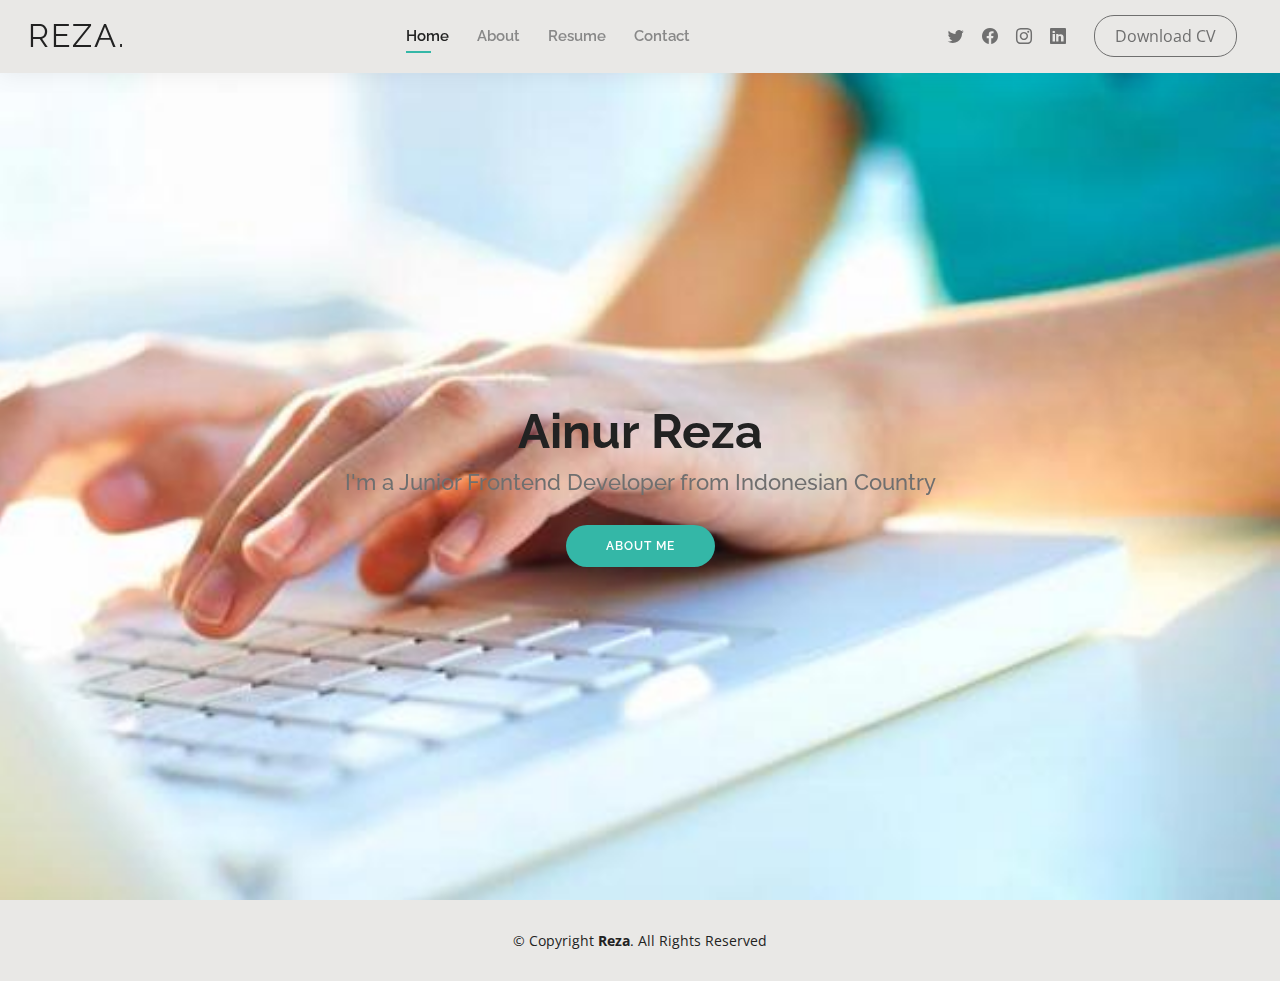
<file: index.html>
<!DOCTYPE html>
<html lang="en">

<head>
  <meta charset="utf-8">
  <meta content="width=device-width, initial-scale=1.0" name="viewport">

  <title>Index - Reza Bootstrap</title>
  <meta content="" name="description">
  <meta content="" name="keywords">

  <!-- Favicons -->
  <link href="assets/img/favicon.png" rel="icon">
  <link href="assets/img/apple-touch-icon.png" rel="apple-touch-icon">

  <!-- Google Fonts -->
  <link
    href="https://fonts.googleapis.com/css?family=Open+Sans:300,300i,400,400i,600,600i,700,700i|Raleway:300,300i,400,400i,500,500i,600,600i,700,700i|Poppins:300,300i,400,400i,500,500i,600,600i,700,700i"
    rel="stylesheet">

  <!-- Vendor CSS Files -->
  <link href="assets/vendor/aos/aos.css" rel="stylesheet">
  <link href="assets/vendor/bootstrap/css/bootstrap.min.css" rel="stylesheet">
  <link href="assets/vendor/bootstrap-icons/bootstrap-icons.css" rel="stylesheet">
  <link href="assets/vendor/boxicons/css/boxicons.min.css" rel="stylesheet">
  <link href="assets/vendor/glightbox/css/glightbox.min.css" rel="stylesheet">
  <link href="assets/vendor/swiper/swiper-bundle.min.css" rel="stylesheet">

  <!-- Main CSS File -->
  <link href="assets/css/style.css" rel="stylesheet">
</head>

<body>

  <!-- ======= Header ======= -->
  <header id="header" class="fixed-top">
    <div class="container-fluid d-flex justify-content-between align-items-center">

      <h1 class="logo me-auto me-lg-0 mx-3"><a href="index.html">Reza.</a></h1>
      <!-- Uncomment below if you prefer to use an image logo -->
      <!-- <a href="index.html" class="logo"><img src="assets/img/logo.png" alt="" class="img-fluid"></a>-->

      <nav id="navbar" class="navbar order-last order-lg-0">
        <ul>
          <li><a class="active" href="index.html">Home</a></li>
          <li><a href="about.html">About</a></li>
          <li><a href="resume.html">Resume</a></li>
          <li><a href="contact.html">Contact</a></li>
        </ul>
        <i class="bi bi-list mobile-nav-toggle"></i>
      </nav><!-- .navbar -->

      <div class="header-social-links">
        <a href="https://x.com/AinurReza646169?t=ycwSSCC3j4ZLVBHTN6PVKg&s=08" class="twitter" target="_blank"><i
            class="bi bi-twitter"></i></a>
        <a href="https://www.facebook.com/ainur.reza.92?mibextid=ZbWKwL" class="facebook mx-2" target="_blank"><i
            class="bi bi-facebook"></i></a>
        <a href="https://www.instagram.com/zaaa_ye?igsh=MWcxeWdpbW5razljaQ==" class="instagram" target="_blank"><i
            class="bi bi-instagram"></i></a>
        <a href="https://www.linkedin.com/in/ainur-reza-7a212627b?utm_source=share&utm_campaign=share_via&utm_content=profile&utm_medium=android_app"
          class="linkedin mx-2" target="_blank"><i class="bi bi-linkedin"></i></i></a>
        <a href="https://drive.google.com/file/d/14JNbAB0dNmCgNrG87VL79bSrly8n_PkM/view?usp=drive_link"
          class="mx-3" style="border: 1px solid; padding: 20px; border-radius: 20px;" target="_blank">Download CV</a>
      </div>

    </div>

  </header><!-- End Header -->

  <!-- ======= Hero Section ======= -->
  <section id="hero" class="d-flex align-items-center">
    <div class="container d-flex flex-column align-items-center" data-aos="zoom-in" data-aos-delay="100">
      <h1>Ainur Reza</h1>
      <h2>I'm a Junior Frontend Developer from Indonesian Country</h2>
      <a href="about.html" class="btn-about">About Me</a>
    </div>
  </section><!-- End Hero -->

  <!-- ======= Footer ======= -->
  <footer id="footer">
    <div class="container">
      <div class="copyright">
        &copy; Copyright <strong><span>Reza</span></strong>. All Rights Reserved
      </div>
    </div>
  </footer><!-- End  Footer -->

  <div id="preloader"></div>
  <a href="#" class="back-to-top d-flex align-items-center justify-content-center"><i
      class="bi bi-arrow-up-short"></i></a>

  <!-- Vendor JS Files -->
  <script src="assets/vendor/purecounter/purecounter_vanilla.js"></script>
  <script src="assets/vendor/aos/aos.js"></script>
  <script src="assets/vendor/bootstrap/js/bootstrap.bundle.min.js"></script>
  <script src="assets/vendor/glightbox/js/glightbox.min.js"></script>
  <script src="assets/vendor/isotope-layout/isotope.pkgd.min.js"></script>
  <script src="assets/vendor/swiper/swiper-bundle.min.js"></script>
  <script src="assets/vendor/waypoints/noframework.waypoints.js"></script>
  <script src="assets/vendor/php-email-form/validate.js"></script>

  <!-- Template Main JS File -->
  <script src="assets/js/main.js"></script>

</body>

</html>
</file>
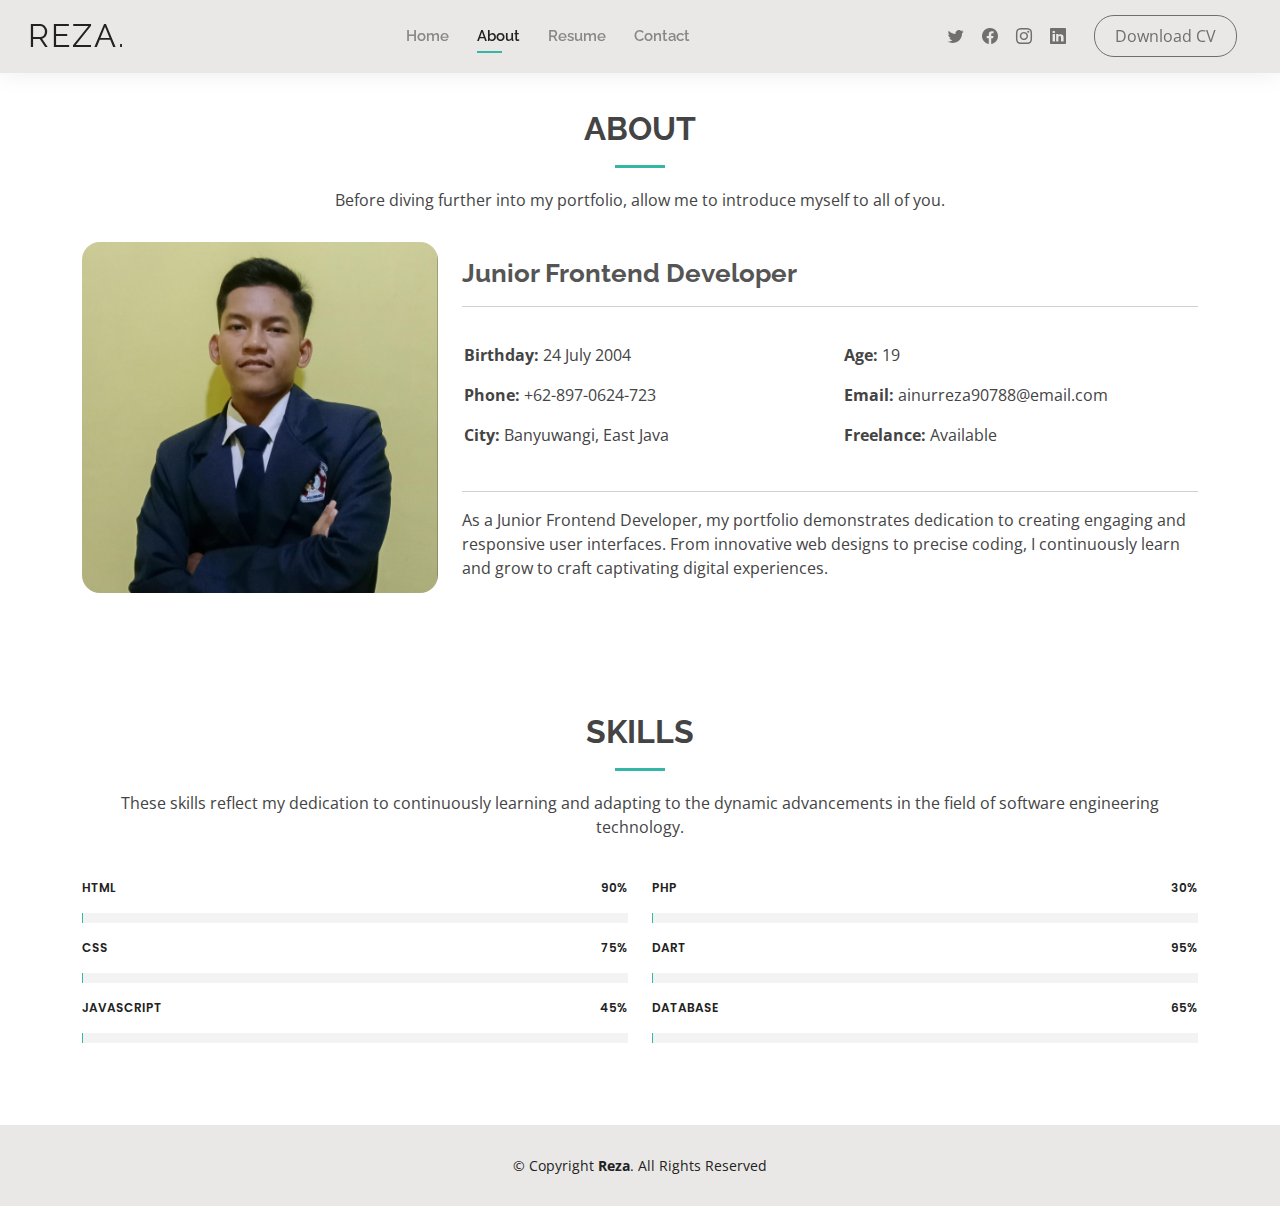
<file: about.html>
<!DOCTYPE html>
<html lang="en">

<head>
  <meta charset="utf-8">
  <meta content="width=device-width, initial-scale=1.0" name="viewport">

  <title>About - Reza Bootstrap</title>
  <meta content="" name="description">
  <meta content="" name="keywords">

  <!-- Favicons -->
  <link href="assets/img/favicon.png" rel="icon">
  <link href="assets/img/apple-touch-icon.png" rel="apple-touch-icon">

  <!-- Google Fonts -->
  <link
    href="https://fonts.googleapis.com/css?family=Open+Sans:300,300i,400,400i,600,600i,700,700i|Raleway:300,300i,400,400i,500,500i,600,600i,700,700i|Poppins:300,300i,400,400i,500,500i,600,600i,700,700i"
    rel="stylesheet">

  <!-- Vendor CSS Files -->
  <link href="assets/vendor/aos/aos.css" rel="stylesheet">
  <link href="assets/vendor/bootstrap/css/bootstrap.min.css" rel="stylesheet">
  <link href="assets/vendor/bootstrap-icons/bootstrap-icons.css" rel="stylesheet">
  <link href="assets/vendor/boxicons/css/boxicons.min.css" rel="stylesheet">
  <link href="assets/vendor/glightbox/css/glightbox.min.css" rel="stylesheet">
  <link href="assets/vendor/swiper/swiper-bundle.min.css" rel="stylesheet">

  <!-- Main CSS File -->
  <link href="assets/css/style.css" rel="stylesheet">
</head>

<body>

  <!-- ======= Header ======= -->
  <header id="header" class="fixed-top">
    <div class="container-fluid d-flex justify-content-between align-items-center">

      <h1 class="logo me-auto me-lg-0 mx-3"><a href="index.html">Reza.</a></h1>
      <!-- Uncomment below if you prefer to use an image logo -->
      <!-- <a href="index.html" class="logo"><img src="assets/img/logo.png" alt="" class="img-fluid"></a>-->

      <nav id="navbar" class="navbar order-last order-lg-0">
        <ul>
          <li><a href="index.html">Home</a></li>
          <li><a class="active" href="about.html">About</a></li>
          <li><a href="resume.html">Resume</a></li>
          <li><a href="contact.html">Contact</a></li>
        </ul>
        <i class="bi bi-list mobile-nav-toggle"></i>
      </nav><!-- .navbar -->

      <div class="header-social-links">
        <a href="https://x.com/AinurReza646169?t=ycwSSCC3j4ZLVBHTN6PVKg&s=08" class="twitter" target="_blank"><i
            class="bi bi-twitter"></i></a>
        <a href="https://www.facebook.com/ainur.reza.92?mibextid=ZbWKwL" class="facebook mx-2" target="_blank"><i
            class="bi bi-facebook"></i></a>
        <a href="https://www.instagram.com/zaaa_ye?igsh=MWcxeWdpbW5razljaQ==" class="instagram" target="_blank"><i
            class="bi bi-instagram"></i></a>
        <a href="https://www.linkedin.com/in/ainur-reza-7a212627b?utm_source=share&utm_campaign=share_via&utm_content=profile&utm_medium=android_app"
          class="linkedin mx-2" target="_blank"><i class="bi bi-linkedin"></i></i></a>
        <a href="https://drive.google.com/file/d/14JNbAB0dNmCgNrG87VL79bSrly8n_PkM/view?usp=drive_link"
          class="mx-3" style="border: 1px solid; padding: 20px; border-radius: 20px;" target="_blank">Download CV</a>
      </div>

    </div>

  </header><!-- End Header -->

  <main id="main">

    <!-- ======= About Section ======= -->
    <section id="about" class="about">
      <div class="container" data-aos="fade-up">

        <div class="section-title">
          <h2>About</h2>
          <p class="mt-3">Before diving further into my portfolio, allow me to introduce myself to all of you.</p>
        </div>

        <div class="row">
          <div class="col-lg-4">
            <img src="assets/img/about.jpg" class="img-fluid" style="border-radius: 18px;" alt="">
          </div>
          <div class="col-lg-8 pt-4 pt-lg-0 content">
            <h3 class="mt-3">Junior Frontend Developer</h3>
            <hr>
            <div class="row">
              <div class="col-lg-6 mt-3">
                <ul>
                  <li><i class="bi bi-rounded-right"></i> <strong>Birthday:</strong> 24 July 2004</li>
                  <li><i class="bi bi-rounded-right"></i> <strong>Phone:</strong> +62-897-0624-723</li>
                  <li><i class="bi bi-rounded-right"></i> <strong>City:</strong> Banyuwangi, East Java</li>
                </ul>
              </div>
              <div class="col-lg-6 mt-3">
                <ul>
                  <li><i class="bi bi-rounded-right"></i> <strong>Age:</strong> 19</li>
                  <li><i class="bi bi-rounded-right"></i> <strong>Email:</strong> ainurreza90788@email.com</li>
                  <li><i class="bi bi-rounded-right"></i> <strong>Freelance:</strong> Available</li>
                </ul>
              </div>
            </div>
            <hr>
            <p>
              As a Junior Frontend Developer, my portfolio demonstrates dedication to creating engaging and responsive
              user interfaces. From innovative web designs to precise coding, I continuously learn and grow to craft
              captivating digital experiences.</p>
          </div>
        </div>

      </div>
    </section><!-- End About Section -->

    <!-- ======= Skills Section ======= -->
    <section id="skills" class="skills">
      <div class="container mb-3" data-aos="fade-up">

        <div class="section-title">
          <h2>Skills</h2>
          <p class="mt-3">These skills reflect my dedication to continuously learning and adapting to the dynamic
            advancements in the
            field of software engineering technology.</p>
        </div>

        <div class="row skills-content">

          <div class="col-lg-6">

            <div class="progress">
              <span class="skill">HTML <i class="val">90%</i></span>
              <div class="progress-bar-wrap">
                <div class="progress-bar" role="progressbar" aria-valuenow="90" aria-valuemin="0" aria-valuemax="100">
                </div>
              </div>
            </div>

            <div class="progress">
              <span class="skill">CSS <i class="val">75%</i></span>
              <div class="progress-bar-wrap">
                <div class="progress-bar" role="progressbar" aria-valuenow="75" aria-valuemin="0" aria-valuemax="100">
                </div>
              </div>
            </div>

            <div class="progress">
              <span class="skill">JavaScript <i class="val">45%</i></span>
              <div class="progress-bar-wrap">
                <div class="progress-bar" role="progressbar" aria-valuenow="45" aria-valuemin="0" aria-valuemax="100">
                </div>
              </div>
            </div>

          </div>

          <div class="col-lg-6">

            <div class="progress">
              <span class="skill">PHP <i class="val">30%</i></span>
              <div class="progress-bar-wrap">
                <div class="progress-bar" role="progressbar" aria-valuenow="30" aria-valuemin="0" aria-valuemax="100">
                </div>
              </div>
            </div>

            <div class="progress">
              <span class="skill">Dart <i class="val">95%</i></span>
              <div class="progress-bar-wrap">
                <div class="progress-bar" role="progressbar" aria-valuenow="95" aria-valuemin="0" aria-valuemax="100">
                </div>
              </div>
            </div>

            <div class="progress">
              <span class="skill">Database <i class="val">65%</i></span>
              <div class="progress-bar-wrap">
                <div class="progress-bar" role="progressbar" aria-valuenow="65" aria-valuemin="0" aria-valuemax="100">
                </div>
              </div>
            </div>

          </div>

        </div>

      </div>
    </section><!-- End Skills Section -->

  </main><!-- End #main -->

  <!-- ======= Footer ======= -->
  <footer id="footer">
    <div class="container">
      <div class="copyright">
        &copy; Copyright <strong><span>Reza</span></strong>. All Rights Reserved
      </div>
    </div>
  </footer><!-- End  Footer -->

  <div id="preloader"></div>
  <a href="#" class="back-to-top d-flex align-items-center justify-content-center"><i
      class="bi bi-arrow-up-short"></i></a>

  <!-- Vendor JS Files -->
  <script src="assets/vendor/purecounter/purecounter_vanilla.js"></script>
  <script src="assets/vendor/aos/aos.js"></script>
  <script src="assets/vendor/bootstrap/js/bootstrap.bundle.min.js"></script>
  <script src="assets/vendor/glightbox/js/glightbox.min.js"></script>
  <script src="assets/vendor/isotope-layout/isotope.pkgd.min.js"></script>
  <script src="assets/vendor/swiper/swiper-bundle.min.js"></script>
  <script src="assets/vendor/waypoints/noframework.waypoints.js"></script>
  <script src="assets/vendor/php-email-form/validate.js"></script>

  <!-- Template Main JS File -->
  <script src="assets/js/main.js"></script>

</body>

</html>
</file>
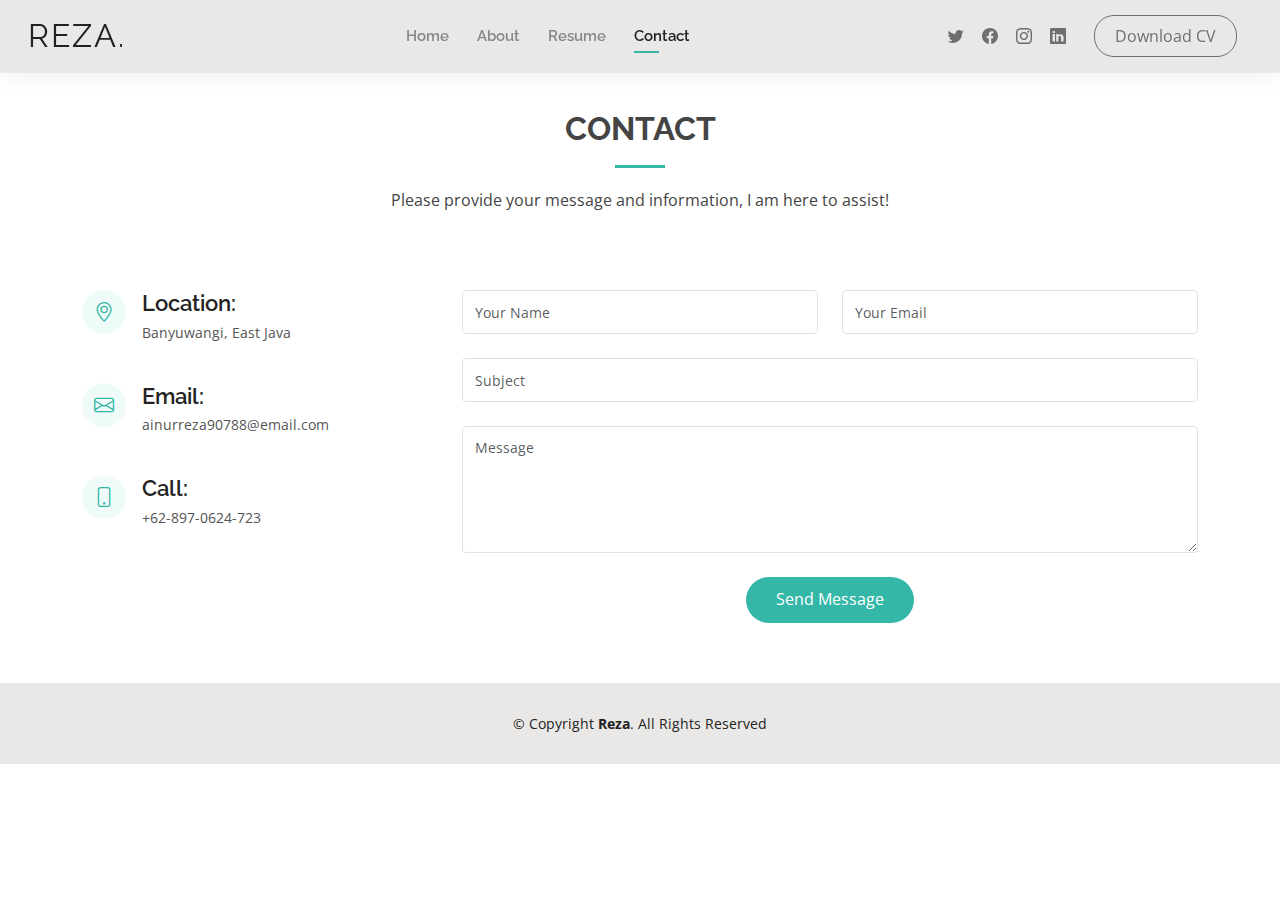
<file: contact.html>
<!DOCTYPE html>
<html lang="en">

<head>
  <meta charset="utf-8">
  <meta content="width=device-width, initial-scale=1.0" name="viewport">

  <title>Contact - Reza Bootstrap</title>
  <meta content="" name="description">
  <meta content="" name="keywords">

  <!-- Favicons -->
  <link href="assets/img/favicon.png" rel="icon">
  <link href="assets/img/apple-touch-icon.png" rel="apple-touch-icon">

  <!-- Google Fonts -->
  <link
    href="https://fonts.googleapis.com/css?family=Open+Sans:300,300i,400,400i,600,600i,700,700i|Raleway:300,300i,400,400i,500,500i,600,600i,700,700i|Poppins:300,300i,400,400i,500,500i,600,600i,700,700i"
    rel="stylesheet">

  <!-- Vendor CSS Files -->
  <link href="assets/vendor/aos/aos.css" rel="stylesheet">
  <link href="assets/vendor/bootstrap/css/bootstrap.min.css" rel="stylesheet">
  <link href="assets/vendor/bootstrap-icons/bootstrap-icons.css" rel="stylesheet">
  <link href="assets/vendor/boxicons/css/boxicons.min.css" rel="stylesheet">
  <link href="assets/vendor/glightbox/css/glightbox.min.css" rel="stylesheet">
  <link href="assets/vendor/swiper/swiper-bundle.min.css" rel="stylesheet">

  <!-- Main CSS File -->
  <link href="assets/css/style.css" rel="stylesheet">

</head>

<body>

  <!-- ======= Header ======= -->
  <header id="header" class="fixed-top">
    <div class="container-fluid d-flex justify-content-between align-items-center">

      <h1 class="logo me-auto me-lg-0 mx-3"><a href="index.html">Reza.</a></h1>
      <!-- Uncomment below if you prefer to use an image logo -->
      <!-- <a href="index.html" class="logo"><img src="assets/img/logo.png" alt="" class="img-fluid"></a>-->

      <nav id="navbar" class="navbar order-last order-lg-0">
        <ul>
          <li><a href="index.html">Home</a></li>
          <li><a href="about.html">About</a></li>
          <li><a href="resume.html">Resume</a></li>
          <li><a class="active" href="contact.html">Contact</a></li>
        </ul>
        <i class="bi bi-list mobile-nav-toggle"></i>
      </nav><!-- .navbar -->

      <div class="header-social-links">
        <a href="https://x.com/AinurReza646169?t=ycwSSCC3j4ZLVBHTN6PVKg&s=08" class="twitter" target="_blank"><i
            class="bi bi-twitter"></i></a>
        <a href="https://www.facebook.com/ainur.reza.92?mibextid=ZbWKwL" class="facebook mx-2" target="_blank"><i
            class="bi bi-facebook"></i></a>
        <a href="https://www.instagram.com/zaaa_ye?igsh=MWcxeWdpbW5razljaQ==" class="instagram" target="_blank"><i
            class="bi bi-instagram"></i></a>
        <a href="https://www.linkedin.com/in/ainur-reza-7a212627b?utm_source=share&utm_campaign=share_via&utm_content=profile&utm_medium=android_app"
          class="linkedin mx-2" target="_blank"><i class="bi bi-linkedin"></i></i></a>
        <a href="https://drive.google.com/file/d/14JNbAB0dNmCgNrG87VL79bSrly8n_PkM/view?usp=drive_link"
          class="mx-3" style="border: 1px solid; padding: 20px; border-radius: 20px;" target="_blank">Download CV</a>
      </div>

    </div>

  </header><!-- End Header -->

  <main id="main">

    <!-- ======= Contact Section ======= -->
    <section id="contact" class="contact">
      <div class="container" data-aos="fade-up">

        <div class="section-title">
          <h2>Contact</h2>
          <p>Please provide your message and information, I am here to assist!</p>
        </div>

        <div class="row mt-5">

          <div class="col-lg-4">
            <div class="info">
              <div class="address">
                <i class="bi bi-geo-alt"></i>
                <h4>Location:</h4>
                <p>Banyuwangi, East Java</p>
              </div>

              <div class="email">
                <i class="bi bi-envelope"></i>
                <h4>Email:</h4>
                <p>ainurreza90788@email.com</p>
              </div>

              <div class="phone">
                <i class="bi bi-phone"></i>
                <h4>Call:</h4>
                <p>+62-897-0624-723</p>
              </div>

            </div>

          </div>

          <div class="col-lg-8 mt-5 mt-lg-0">

            <form action="forms/contact.php" method="post" role="form" class="php-email-form">
              <div class="row">
                <div class="col-md-6 form-group">
                  <input type="text" name="name" class="form-control" id="name" placeholder="Your Name" required>
                </div>
                <div class="col-md-6 form-group mt-3 mt-md-0">
                  <input type="email" class="form-control" name="email" id="email" placeholder="Your Email" required>
                </div>
              </div>
              <div class="form-group mt-3">
                <input type="text" class="form-control" name="subject" id="subject" placeholder="Subject" required>
              </div>
              <div class="form-group mt-3">
                <textarea class="form-control" name="message" rows="5" placeholder="Message" required></textarea>
              </div>
              <div class="my-3">
                <div class="loading">Loading</div>
                <div class="error-message"></div>
                <div class="sent-message">Your message has been sent. Thank you!</div>
              </div>
              <div class="text-center"><button type="submit" name="send">Send Message</button></div>
            </form>

          </div>

        </div>

      </div>
    </section><!-- End Contact Section -->

  </main><!-- End #main -->

  <!-- ======= Footer ======= -->
  <footer id="footer">
    <div class="container">
      <div class="copyright">
        &copy; Copyright <strong><span>Reza</span></strong>. All Rights Reserved
      </div>
    </div>
  </footer><!-- End  Footer -->

  <div id="preloader"></div>
  <a href="#" class="back-to-top d-flex align-items-center justify-content-center"><i
      class="bi bi-arrow-up-short"></i></a>

  <!-- Vendor JS Files -->
  <script src="assets/vendor/purecounter/purecounter_vanilla.js"></script>
  <script src="assets/vendor/aos/aos.js"></script>
  <script src="assets/vendor/bootstrap/js/bootstrap.bundle.min.js"></script>
  <script src="assets/vendor/glightbox/js/glightbox.min.js"></script>
  <script src="assets/vendor/isotope-layout/isotope.pkgd.min.js"></script>
  <script src="assets/vendor/swiper/swiper-bundle.min.js"></script>
  <script src="assets/vendor/waypoints/noframework.waypoints.js"></script>
  <script src="assets/vendor/php-email-form/validate.js"></script>

  <!-- Template Main JS File -->
  <script src="assets/js/main.js"></script>

</body>

</html>
</file>
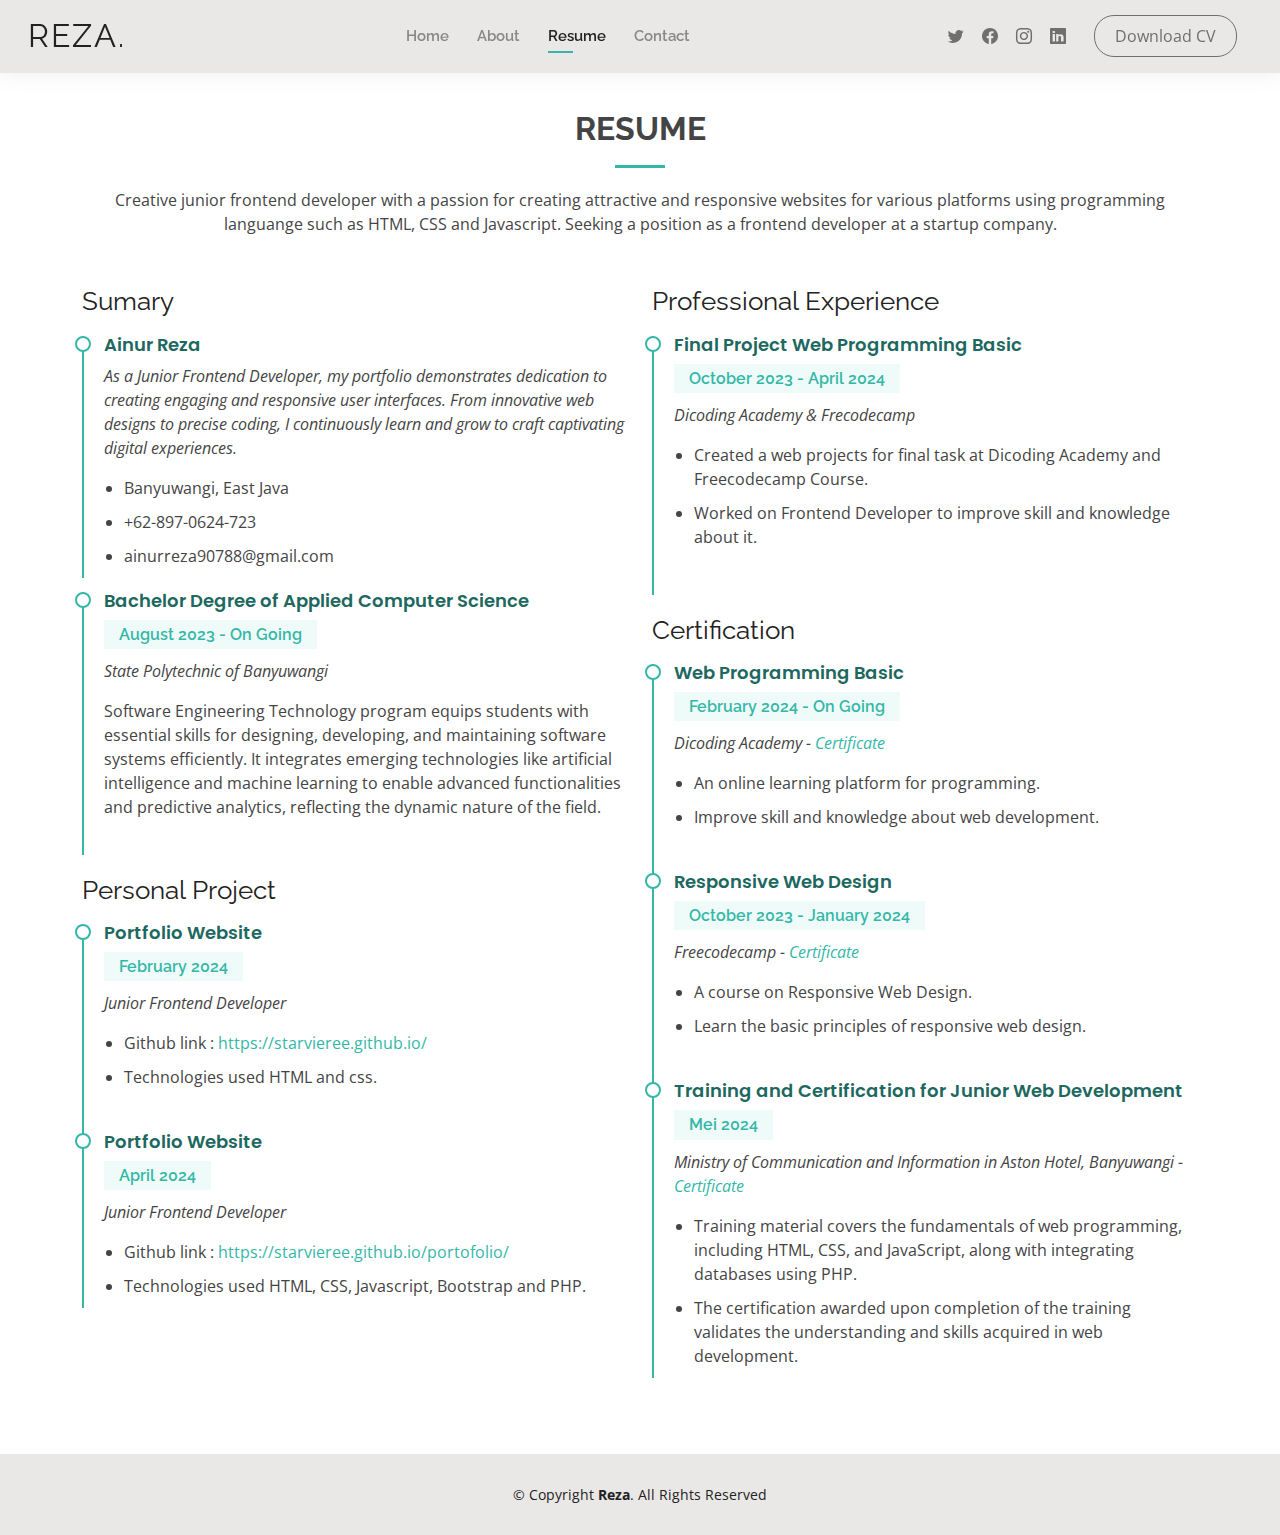
<file: resume.html>
<!DOCTYPE html>
<html lang="en">

<head>
  <meta charset="utf-8">
  <meta content="width=device-width, initial-scale=1.0" name="viewport">

  <title>Resume - Reza Bootstrap</title>
  <meta content="" name="description">
  <meta content="" name="keywords">

  <!-- Favicons -->
  <link href="assets/img/favicon.png" rel="icon">
  <link href="assets/img/apple-touch-icon.png" rel="apple-touch-icon">

  <!-- Google Fonts -->
  <link
    href="https://fonts.googleapis.com/css?family=Open+Sans:300,300i,400,400i,600,600i,700,700i|Raleway:300,300i,400,400i,500,500i,600,600i,700,700i|Poppins:300,300i,400,400i,500,500i,600,600i,700,700i"
    rel="stylesheet">

  <!-- Vendor CSS Files -->
  <link href="assets/vendor/aos/aos.css" rel="stylesheet">
  <link href="assets/vendor/bootstrap/css/bootstrap.min.css" rel="stylesheet">
  <link href="assets/vendor/bootstrap-icons/bootstrap-icons.css" rel="stylesheet">
  <link href="assets/vendor/boxicons/css/boxicons.min.css" rel="stylesheet">
  <link href="assets/vendor/glightbox/css/glightbox.min.css" rel="stylesheet">
  <link href="assets/vendor/swiper/swiper-bundle.min.css" rel="stylesheet">

  <!-- Main CSS File -->
  <link href="assets/css/style.css" rel="stylesheet">
</head>

<body>

  <!-- ======= Header ======= -->
  <header id="header" class="fixed-top">
    <div class="container-fluid d-flex justify-content-between align-items-center">

      <h1 class="logo me-auto me-lg-0 mx-3"><a href="index.html">Reza.</a></h1>
      <!-- Uncomment below if you prefer to use an image logo -->
      <!-- <a href="index.html" class="logo"><img src="assets/img/logo.png" alt="" class="img-fluid"></a>-->

      <nav id="navbar" class="navbar order-last order-lg-0">
        <ul>
          <li><a href="index.html">Home</a></li>
          <li><a href="about.html">About</a></li>
          <li><a class="active" href="resume.html">Resume</a></li>
          <li><a href="contact.html">Contact</a></li>
        </ul>
        <i class="bi bi-list mobile-nav-toggle"></i>
      </nav><!-- .navbar -->

      <div class="header-social-links">
        <a href="https://x.com/AinurReza646169?t=ycwSSCC3j4ZLVBHTN6PVKg&s=08" class="twitter" target="_blank"><i
            class="bi bi-twitter"></i></a>
        <a href="https://www.facebook.com/ainur.reza.92?mibextid=ZbWKwL" class="facebook mx-2" target="_blank"><i
            class="bi bi-facebook"></i></a>
        <a href="https://www.instagram.com/zaaa_ye?igsh=MWcxeWdpbW5razljaQ==" class="instagram" target="_blank"><i
            class="bi bi-instagram"></i></a>
        <a href="https://www.linkedin.com/in/ainur-reza-7a212627b?utm_source=share&utm_campaign=share_via&utm_content=profile&utm_medium=android_app"
          class="linkedin mx-2" target="_blank"><i class="bi bi-linkedin"></i></i></a>
        <a href="https://drive.google.com/file/d/14JNbAB0dNmCgNrG87VL79bSrly8n_PkM/view?usp=drive_link"
          class="mx-3" style="border: 1px solid; padding: 20px; border-radius: 20px;" target="_blank">Download CV</a>
      </div>

    </div>

  </header><!-- End Header -->

  <main id="main">

    <!-- ======= Resume Section ======= -->
    <section id="resume" class="resume">
      <div class="container" data-aos="fade-up">

        <div class="section-title">
          <h2>Resume</h2>
          <p>Creative junior frontend developer with a passion for creating attractive and responsive websites for
            various platforms using programming languange such as HTML, CSS and Javascript. Seeking a position as a
            frontend developer at a startup company.</p>
        </div>

        <div class="row">
          <div class="col-lg-6">
            <h3 class="resume-title">Sumary</h3>
            <div class="resume-item pb-0">
              <h4>Ainur Reza</h4>
              <p><em>As a Junior Frontend Developer, my portfolio demonstrates dedication to creating engaging and
                  responsive user interfaces. From innovative web designs to precise coding, I continuously learn and
                  grow to craft captivating digital experiences.</em></p>
              <p>
              <ul>
                <li>Banyuwangi, East Java</li>
                <li>+62-897-0624-723</li>
                <li>ainurreza90788@gmail.com</li>
              </ul>
              </p>
            </div>

            <div class="resume-item">
              <h4>Bachelor Degree of Applied Computer Science</h4>
              <h5>August 2023 - On Going</h5>
              <p><em>State Polytechnic of Banyuwangi</em></p>
              <p>Software Engineering Technology program equips students with essential skills for designing,
                developing, and maintaining software systems efficiently. It integrates emerging technologies like
                artificial intelligence and machine learning to enable advanced functionalities and predictive
                analytics, reflecting the dynamic nature of the field.</p>
            </div>

            <h3 class="resume-title">Personal Project</h3>
            <div class="resume-item">
              <h4>Portfolio Website</h4>
              <h5>February 2024</h5>
              <p><em>Junior Frontend Developer</em></p>
              <p>
              <ul>
                <li>Github link : <a href="https://starvieree.github.io/" target="_blank">https://starvieree.github.io/</a></li>
                <li>Technologies used HTML and css.</li>
              </ul>
              </p>
            </div>

            <div class="resume-item">
              <h4>Portfolio Website</h4>
              <h5>April 2024</h5>
              <p><em>Junior Frontend Developer</em></p>
              <p>
              <ul>
                <li>Github link : <a href="https://starvieree.github.io/portofolio/" target="_blank">https://starvieree.github.io/portofolio/</a></li>
                <li>Technologies used HTML, CSS, Javascript, Bootstrap and PHP.</li>
              </ul>
              </p>
            </div>

          </div>
          <div class="col-lg-6">
            <h3 class="resume-title">Professional Experience</h3>
            <div class="resume-item">
              <h4>Final Project Web Programming Basic</h4>
              <h5>October 2023 - April 2024</h5>
              <p><em>Dicoding Academy &amp; Frecodecamp </em></p>
              <p>
              <ul>
                <li>Created a web projects for final task at Dicoding Academy and Freecodecamp Course.</li>
                <li>Worked on Frontend Developer to improve skill and knowledge about it.</li>
              </ul>
              </p>
            </div>

            <h3 class="resume-title">Certification</h3>
            <div class="resume-item">
              <h4>Web Programming Basic</h4>
              <h5>February 2024 - On Going</h5>
              <p><em>Dicoding Academy - <a
                    href="https://www.dicoding.com/dicodingassets/coursecertificate/ab0ed4a196f20824faacb0ce8833dcbc61000c6f/view"
                    target="_blank">Certificate</a></em></p>
              <ul>
                <li>An online learning platform for programming.</li>
                <li>Improve skill and knowledge about web development.</li>
              </ul>
              </p>
            </div>

            <div class="resume-item">
              <h4>Responsive Web Design</h4>
              <h5>October 2023 - January 2024</h5>
              <p><em>Freecodecamp - <a
                    href="https://www.freecodecamp.org/certification/Starvieree/responsive-web-design"
                    target="_blank">Certificate</a></em></p>
              <p>
              <ul>
                <li>A course on Responsive Web Design.</li>
                <li>Learn the basic principles of responsive web design.</li>
              </ul>
              </p>
            </div>

            <div class="resume-item">
              <h4>Training and Certification for Junior Web Development</h4>
              <h5>Mei 2024</h5>
              <p><em>Ministry of Communication and Information in Aston Hotel, Banyuwangi - <a
                    href="https://e-serkom-ng.co.id/assesi/cetak_sertifikat/eUpOQS8vbzYzeW4wbTNsUXdhenloQT09"
                    target="_blank">Certificate</a></em></p>
              <p>
              <ul>
                <li>Training material covers the fundamentals of web programming, including HTML, CSS, and JavaScript,
                  along with integrating databases using PHP.</li>
                <li>The certification awarded upon completion of the training validates the understanding and skills
                  acquired in web development.</li>
              </ul>
              </p>
            </div>

          </div>
        </div>

      </div>
    </section><!-- End Resume Section -->

  </main><!-- End #main -->

  <!-- ======= Footer ======= -->
  <footer id="footer">
    <div class="container">
      <div class="copyright">
        &copy; Copyright <strong><span>Reza</span></strong>. All Rights Reserved
      </div>
    </div>
  </footer><!-- End  Footer -->

  <div id="preloader"></div>
  <a href="#" class="back-to-top d-flex align-items-center justify-content-center"><i
      class="bi bi-arrow-up-short"></i></a>

  <!-- Vendor JS Files -->
  <script src="assets/vendor/purecounter/purecounter_vanilla.js"></script>
  <script src="assets/vendor/aos/aos.js"></script>
  <script src="assets/vendor/bootstrap/js/bootstrap.bundle.min.js"></script>
  <script src="assets/vendor/glightbox/js/glightbox.min.js"></script>
  <script src="assets/vendor/isotope-layout/isotope.pkgd.min.js"></script>
  <script src="assets/vendor/swiper/swiper-bundle.min.js"></script>
  <script src="assets/vendor/waypoints/noframework.waypoints.js"></script>
  <script src="assets/vendor/php-email-form/validate.js"></script>

  <!-- Template Main JS File -->
  <script src="assets/js/main.js"></script>

</body>

</html>
</file>
<file: assets/css/style.css>
/*--------------------------------------------------------------
# General
--------------------------------------------------------------*/
body {
  font-family: "Open Sans", sans-serif;
  color: #444444;
}

a {
  color: #34b7a7;
  text-decoration: none;
}

a:hover {
  color: #51cdbe;
  text-decoration: none;
}

h1,
h2,
h3,
h4,
h5,
h6 {
  font-family: "Raleway", sans-serif;
}

#main {
  margin-top: 50px;
}

@media (max-width: 992px) {
  #main {
    margin-top: 30px;
  }
}

/*--------------------------------------------------------------
# Preloader
--------------------------------------------------------------*/
#preloader {
  position: fixed;
  top: 0;
  left: 0;
  right: 0;
  bottom: 0;
  z-index: 9999;
  overflow: hidden;
  background: #fff;
}

#preloader:before {
  content: "";
  position: fixed;
  top: calc(50% - 30px);
  left: calc(50% - 30px);
  border: 6px solid #34b7a7;
  border-top-color: #dcf5f2;
  border-radius: 50%;
  width: 60px;
  height: 60px;
  animation: animate-preloader 1s linear infinite;
}

@keyframes animate-preloader {
  0% {
    transform: rotate(0deg);
  }

  100% {
    transform: rotate(360deg);
  }
}

/*--------------------------------------------------------------
# Back to top button
--------------------------------------------------------------*/
.back-to-top {
  position: fixed;
  visibility: hidden;
  opacity: 0;
  right: 15px;
  bottom: 15px;
  z-index: 996;
  background: #34b7a7;
  width: 40px;
  height: 40px;
  border-radius: 50px;
  transition: all 0.4s;
}

.back-to-top i {
  font-size: 24px;
  color: #fff;
  line-height: 0;
}

.back-to-top:hover {
  background: #49cbbb;
  color: #fff;
}

.back-to-top.active {
  visibility: visible;
  opacity: 1;
}

/*--------------------------------------------------------------
# Header
--------------------------------------------------------------*/
#header {
  background: #e9e8e6;
  box-shadow: 0px 0px 25px 0 rgba(0, 0, 0, 0.08);
  z-index: 997;
  padding: 15px 0;
}

#header .logo {
  font-size: 32px;
  margin: 0;
  padding: 0;
  line-height: 1;
  font-weight: 400;
  letter-spacing: 2px;
  text-transform: uppercase;
}

#header .logo a {
  color: #222222;
}

#header .logo img {
  max-height: 40px;
}

@media (max-width: 992px) {
  #header .logo {
    font-size: 28px;
  }
}

/*--------------------------------------------------------------
# Header Social Links
--------------------------------------------------------------*/
.header-social-links {
  padding-right: 15px;
}

.header-social-links a {
  color: #6f6f6f;
  padding-left: 6px;
  display: inline-block;
  line-height: 0px;
  transition: 0.3s;
  font-size: 16px;
}

.header-social-links a:hover {
  color: #34b7a7;
}

/*--------------------------------------------------------------
# Navigation Menu
--------------------------------------------------------------*/
/**
* Desktop Navigation 
*/
.navbar {
  padding: 0;
}

.navbar ul {
  margin: 0;
  padding: 0;
  display: flex;
  list-style: none;
  align-items: center;
}

.navbar li {
  position: relative;
  padding: 10px 0 10px 28px;
}

.navbar a,
.navbar a:focus {
  display: flex;
  align-items: center;
  justify-content: space-between;
  font-family: "Raleway", sans-serif;
  font-size: 15px;
  font-weight: 600;
  color: #888888;
  white-space: nowrap;
  transition: 0.3s;
  position: relative;
}

.navbar a i,
.navbar a:focus i {
  font-size: 12px;
  line-height: 0;
  margin-left: 5px;
}

.navbar>ul>li>a:before {
  content: "";
  position: absolute;
  width: 0;
  height: 2px;
  bottom: -5px;
  left: 0;
  background-color: #34b7a7;
  visibility: hidden;
  width: 0px;
  transition: all 0.3s ease-in-out 0s;
}

.navbar a:hover:before,
.navbar li:hover>a:before,
.navbar .active:before {
  visibility: visible;
  width: 25px;
}

.navbar a:hover,
.navbar .active,
.navbar .active:focus,
.navbar li:hover>a {
  color: #222222;
}

.navbar .dropdown ul {
  display: block;
  position: absolute;
  left: 14px;
  top: calc(100% + 30px);
  margin: 0;
  padding: 10px 0;
  z-index: 99;
  opacity: 0;
  visibility: hidden;
  background: #fff;
  box-shadow: 0px 0px 30px rgba(127, 137, 161, 0.25);
  transition: 0.3s;
  border-radius: 4px;
}

.navbar .dropdown ul li {
  min-width: 200px;
  padding: 0;
}

.navbar .dropdown ul a {
  padding: 10px 20px;
  font-size: 15px;
  text-transform: none;
  font-weight: 600;
}

.navbar .dropdown ul a i {
  font-size: 12px;
}

.navbar .dropdown ul a:hover,
.navbar .dropdown ul .active:hover,
.navbar .dropdown ul li:hover>a {
  color: #34b7a7;
}

.navbar .dropdown:hover>ul {
  opacity: 1;
  top: 100%;
  visibility: visible;
}

.navbar .dropdown .dropdown ul {
  top: 0;
  left: calc(100% - 30px);
  visibility: hidden;
}

.navbar .dropdown .dropdown:hover>ul {
  opacity: 1;
  top: 0;
  left: 100%;
  visibility: visible;
}

@media (max-width: 1366px) {
  .navbar .dropdown .dropdown ul {
    left: -90%;
  }

  .navbar .dropdown .dropdown:hover>ul {
    left: -100%;
  }
}

/**
* Mobile Navigation 
*/
.mobile-nav-toggle {
  color: #222222;
  font-size: 28px;
  cursor: pointer;
  display: none;
  line-height: 0;
  transition: 0.5s;
}

.mobile-nav-toggle.bi-x {
  color: #fff;
}

@media (max-width: 991px) {
  .mobile-nav-toggle {
    display: block;
  }

  .navbar ul {
    display: none;
  }
}

.navbar-mobile {
  position: fixed;
  overflow: hidden;
  top: 0;
  right: 0;
  left: 0;
  bottom: 0;
  background: rgba(9, 9, 9, 0.9);
  transition: 0.3s;
  z-index: 999;
}

.navbar-mobile .mobile-nav-toggle {
  position: absolute;
  top: 15px;
  right: 15px;
}

.navbar-mobile ul {
  display: block;
  position: absolute;
  top: 55px;
  right: 15px;
  bottom: 15px;
  left: 15px;
  padding: 10px 0;
  border-radius: 10px;
  background-color: #fff;
  overflow-y: auto;
  transition: 0.3s;
}

.navbar-mobile a,
.navbar-mobile a:focus {
  font-size: 15px;
  padding-right: 15px;
  color: #222222;
}

.navbar-mobile a:hover,
.navbar-mobile .active,
.navbar-mobile li:hover>a {
  color: #34b7a7;
}

.navbar-mobile .getstarted,
.navbar-mobile .getstarted:focus {
  margin: 15px;
}

.navbar-mobile .dropdown ul {
  position: static;
  display: none;
  margin: 10px 20px;
  padding: 10px 0;
  z-index: 99;
  opacity: 1;
  visibility: visible;
  background: #fff;
  box-shadow: 0px 0px 30px rgba(127, 137, 161, 0.25);
}

.navbar-mobile .dropdown ul li {
  min-width: 200px;
}

.navbar-mobile .dropdown ul a {
  padding: 10px 20px;
}

.navbar-mobile .dropdown ul a i {
  font-size: 12px;
}

.navbar-mobile .dropdown ul a:hover,
.navbar-mobile .dropdown ul .active:hover,
.navbar-mobile .dropdown ul li:hover>a {
  color: #34b7a7;
}

.navbar-mobile .dropdown>.dropdown-active {
  display: block;
}

/*--------------------------------------------------------------
# Hero Section
--------------------------------------------------------------*/
#hero {
  width: 100%;
  height: 100vh;
  background: url("../img/hero-bg.jpg") top right;
  background-size: cover;
}

#hero .container {
  padding-top: 70px;
  position: relative;
}

@media (max-width: 992px) {
  #hero .container {
    padding-top: 58px;
  }
}

#hero h1 {
  margin: 0;
  font-size: 48px;
  font-weight: 700;
  line-height: 56px;
  color: #222222;
}

#hero h2 {
  color: #6f6f6f;
  margin: 10px 0 0 0;
  font-size: 22px;
}

#hero .btn-about {
  font-family: "Raleway", sans-serif;
  text-transform: uppercase;
  font-weight: 600;
  font-size: 12px;
  letter-spacing: 1px;
  display: inline-block;
  padding: 12px 40px;
  border-radius: 50px;
  transition: 0.5s;
  margin-top: 30px;
  color: #fff;
  background: #34b7a7;
}

#hero .btn-about:hover {
  background: #3dc8b7;
}

@media (min-width: 1024px) {
  #hero {
    background-attachment: fixed;
  }
}

@media (max-width: 992px) {
  #hero:before {
    content: "";
    background: rgba(255, 255, 255, 0.8);
    position: absolute;
    bottom: 0;
    top: 0;
    left: 0;
    right: 0;
  }

  #hero h1 {
    font-size: 28px;
    line-height: 36px;
  }

  #hero h2 {
    font-size: 18px;
    line-height: 24px;
  }
}

/*--------------------------------------------------------------
# Sections General
--------------------------------------------------------------*/
section {
  padding: 60px 0;
}

.section-bg {
  background-color: #e7f8f6;
}

.section-title {
  text-align: center;
  padding-bottom: 30px;
}

.section-title h2 {
  font-size: 32px;
  font-weight: bold;
  text-transform: uppercase;
  margin-bottom: 20px;
  padding-bottom: 20px;
  position: relative;
}

.section-title h2::after {
  content: "";
  position: absolute;
  display: block;
  width: 50px;
  height: 3px;
  background: #34b7a7;
  bottom: 0;
  left: calc(50% - 25px);
}

.section-title p {
  margin-bottom: 0;
}

/*--------------------------------------------------------------
# Cta
--------------------------------------------------------------*/
.cta {
  background: linear-gradient(rgba(0, 0, 0, 0.6), rgba(0, 0, 0, 0.6)), url("../img/bg-1.jpg") fixed center center;
  background-size: cover;
  padding: 80px 0;
}

.cta h3 {
  color: #fff;
  font-size: 28px;
  font-weight: 700;
}

.cta p {
  color: #fff;
}

.cta .cta-btn {
  font-family: "Raleway", sans-serif;
  text-transform: uppercase;
  font-weight: 500;
  font-size: 16px;
  letter-spacing: 1px;
  display: inline-block;
  padding: 8px 20px;
  border-radius: 2px;
  transition: 0.5s;
  margin: 10px;
  border: 2px solid #fff;
  color: #fff;
}

.cta .cta-btn:hover {
  background: #34b7a7;
  border: 2px solid #34b7a7;
}

@media (max-width: 1024px) {
  .cta {
    background-attachment: scroll;
  }
}

@media (min-width: 769px) {
  .cta .cta-btn-container {
    display: flex;
    align-items: center;
    justify-content: flex-end;
  }
}

/*--------------------------------------------------------------
# About
--------------------------------------------------------------*/
.about .content h3 {
  font-weight: 700;
  font-size: 26px;
  color: #555555;
}

.about .content ul {
  list-style: none;
  padding: 0;
}

.about .content ul li {
  padding-bottom: 10px;
}

.about .content ul i {
  font-size: 20px;
  padding-right: 2px;
  color: #34b7a7;
}

.about .content p:last-child {
  margin-bottom: 0;
}

/*--------------------------------------------------------------
# Skills
--------------------------------------------------------------*/
.skills .progress {
  height: 60px;
  display: block;
  background: none;
  border-radius: 0;
}

.skills .progress .skill {
  padding: 10px 0;
  margin: 0 0 6px 0;
  text-transform: uppercase;
  display: block;
  font-weight: 600;
  font-family: "Poppins", sans-serif;
  color: #222222;
}

.skills .progress .skill .val {
  float: right;
  font-style: normal;
}

.skills .progress-bar-wrap {
  background: #f3f3f3;
}

.skills .progress-bar {
  width: 1px;
  height: 10px;
  transition: 0.9s;
  background-color: #34b7a7;
}

/*--------------------------------------------------------------
# Facts
--------------------------------------------------------------*/
.facts .counters span {
  font-size: 48px;
  display: block;
  color: #34b7a7;
}

.facts .counters p {
  padding: 0;
  margin: 0 0 20px 0;
  font-family: "Raleway", sans-serif;
  font-size: 14px;
}

/*--------------------------------------------------------------
# Testimonials
--------------------------------------------------------------*/
.testimonials .section-header {
  margin-bottom: 40px;
}

.testimonials .testimonials-carousel,
.testimonials .testimonials-slider {
  overflow: hidden;
}

.testimonials .testimonial-item {
  text-align: center;
}

.testimonials .testimonial-item .testimonial-img {
  width: 120px;
  border-radius: 50%;
  border: 4px solid #fff;
  margin: 0 auto;
}

.testimonials .testimonial-item h3 {
  font-size: 20px;
  font-weight: bold;
  margin: 10px 0 5px 0;
  color: #111;
}

.testimonials .testimonial-item h4 {
  font-size: 14px;
  color: #999;
  margin: 0 0 15px 0;
}

.testimonials .testimonial-item .quote-icon-left,
.testimonials .testimonial-item .quote-icon-right {
  color: #c8efea;
  font-size: 26px;
}

.testimonials .testimonial-item .quote-icon-left {
  display: inline-block;
  left: -5px;
  position: relative;
}

.testimonials .testimonial-item .quote-icon-right {
  display: inline-block;
  right: -5px;
  position: relative;
  top: 10px;
}

.testimonials .testimonial-item p {
  font-style: italic;
  margin: 0 auto 15px auto;
}

@media (min-width: 992px) {
  .testimonials .testimonial-item p {
    width: 80%;
  }
}

.testimonials .swiper-pagination {
  margin-top: 20px;
  position: relative;
}

.testimonials .swiper-pagination .swiper-pagination-bullet {
  width: 12px;
  height: 12px;
  background-color: #fff;
  opacity: 1;
  border: 1px solid #34b7a7;
}

.testimonials .swiper-pagination .swiper-pagination-bullet-active {
  background-color: #34b7a7;
}

/*--------------------------------------------------------------
# Resume
--------------------------------------------------------------*/
.resume .resume-title {
  font-size: 26px;
  font-weight: 400;
  margin-top: 20px;
  margin-bottom: 20px;
  color: #222222;
}

.resume .resume-item {
  padding: 0 0 20px 20px;
  margin-top: -2px;
  border-left: 2px solid #34b7a7;
  position: relative;
}

.resume .resume-item h4 {
  line-height: 18px;
  font-size: 18px;
  font-weight: 600;
  font-family: "Poppins", sans-serif;
  color: #1d685f;
  margin-bottom: 10px;
}

.resume .resume-item h5 {
  font-size: 16px;
  background: #effbf9;
  padding: 5px 15px;
  display: inline-block;
  font-weight: 600;
  margin-bottom: 10px;
  color: #34b7a7;
}

.resume .resume-item ul {
  padding-left: 20px;
}

.resume .resume-item ul li {
  padding-bottom: 10px;
}

.resume .resume-item:last-child {
  padding-bottom: 0;
}

.resume .resume-item::before {
  content: "";
  position: absolute;
  width: 16px;
  height: 16px;
  border-radius: 50px;
  left: -9px;
  top: 0;
  background: #fff;
  border: 2px solid #34b7a7;
}

/*--------------------------------------------------------------
# Contact
--------------------------------------------------------------*/
.contact .info {
  width: 100%;
  background: #fff;
}

.contact .info i {
  font-size: 20px;
  color: #34b7a7;
  float: left;
  width: 44px;
  height: 44px;
  background: #effbf9;
  display: flex;
  justify-content: center;
  align-items: center;
  border-radius: 50px;
  transition: all 0.3s ease-in-out;
}

.contact .info h4 {
  padding: 0 0 0 60px;
  font-size: 22px;
  font-weight: 600;
  margin-bottom: 5px;
  color: #222222;
}

.contact .info p {
  padding: 0 0 0 60px;
  margin-bottom: 0;
  font-size: 14px;
  color: #555555;
}

.contact .info .email,
.contact .info .phone {
  margin-top: 40px;
}

.contact .info .email:hover i,
.contact .info .address:hover i,
.contact .info .phone:hover i {
  background: #34b7a7;
  color: #fff;
}

.contact .php-email-form {
  width: 100%;
  background: #fff;
}

.contact .php-email-form .form-group {
  padding-bottom: 8px;
}

.contact .php-email-form .error-message {
  display: none;
  color: #fff;
  background: #ed3c0d;
  text-align: center;
  padding: 15px;
  font-weight: 600;
}

.contact .php-email-form .sent-message {
  display: none;
  color: #fff;
  background: #18d26e;
  text-align: center;
  padding: 15px;
  font-weight: 600;
}

.contact .php-email-form .loading {
  display: none;
  background: #fff;
  text-align: center;
  padding: 15px;
}

.contact .php-email-form .loading:before {
  content: "";
  display: inline-block;
  border-radius: 50%;
  width: 24px;
  height: 24px;
  margin: 0 10px -6px 0;
  border: 3px solid #18d26e;
  border-top-color: #eee;
  animation: animate-loading 1s linear infinite;
}

.contact .php-email-form input,
.contact .php-email-form textarea {
  border-radius: 4px;
  box-shadow: none;
  font-size: 14px;
}

.contact .php-email-form input:focus,
.contact .php-email-form textarea:focus {
  border-color: #34b7a7;
}

.contact .php-email-form input {
  height: 44px;
}

.contact .php-email-form textarea {
  padding: 10px 12px;
}

.contact .php-email-form button[type=submit] {
  background: #34b7a7;
  border: 0;
  padding: 10px 30px 12px 30px;
  color: #fff;
  transition: 0.4s;
  border-radius: 50px;
}

.contact .php-email-form button[type=submit]:hover {
  background: #3dc8b7;
}

@keyframes animate-loading {
  0% {
    transform: rotate(0deg);
  }

  100% {
    transform: rotate(360deg);
  }
}

/*--------------------------------------------------------------
# Footer
--------------------------------------------------------------*/
#footer {
  background: #e9e8e6;
  padding: 30px 0;
  color: #222222;
  font-size: 14px;
  text-align: center;
}

#footer .credits {
  padding-top: 5px;
  font-size: 13px;
}

#footer .credits a {
  color: #34b7a7;
}
</file>
